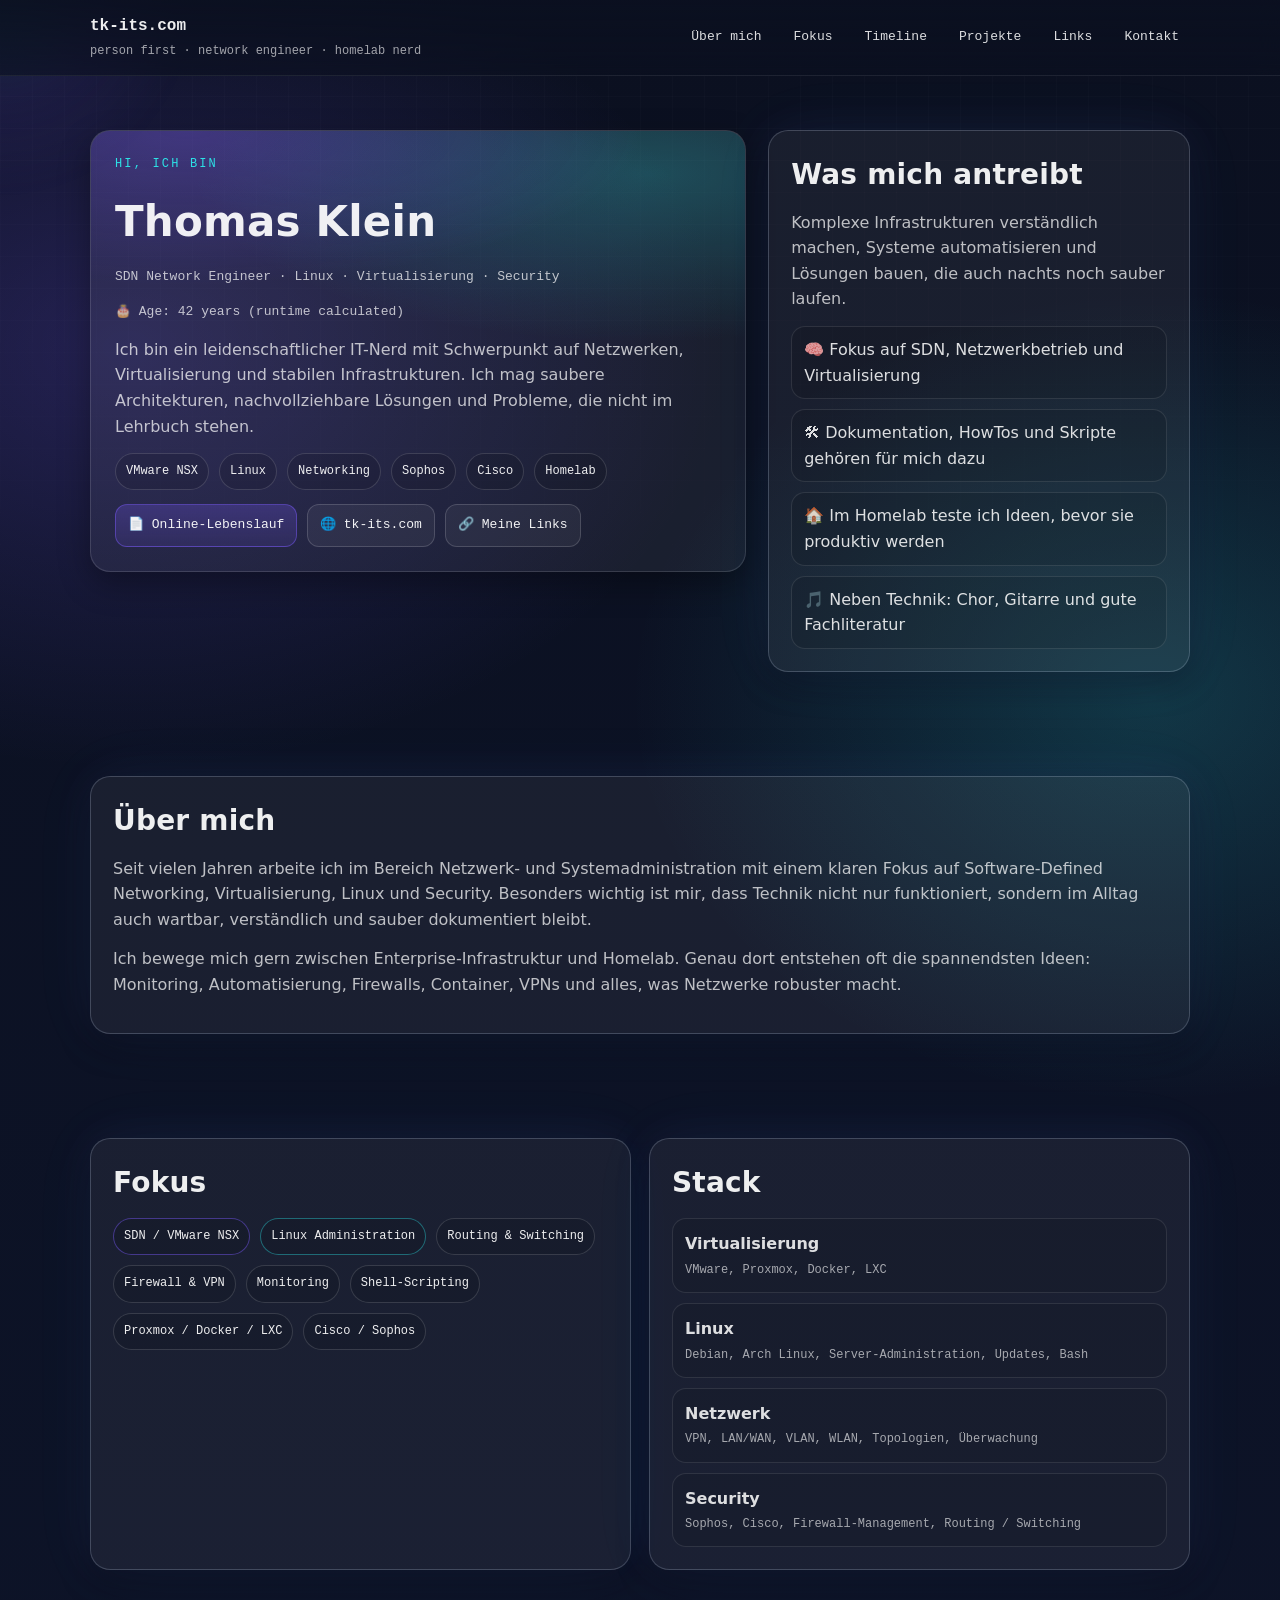
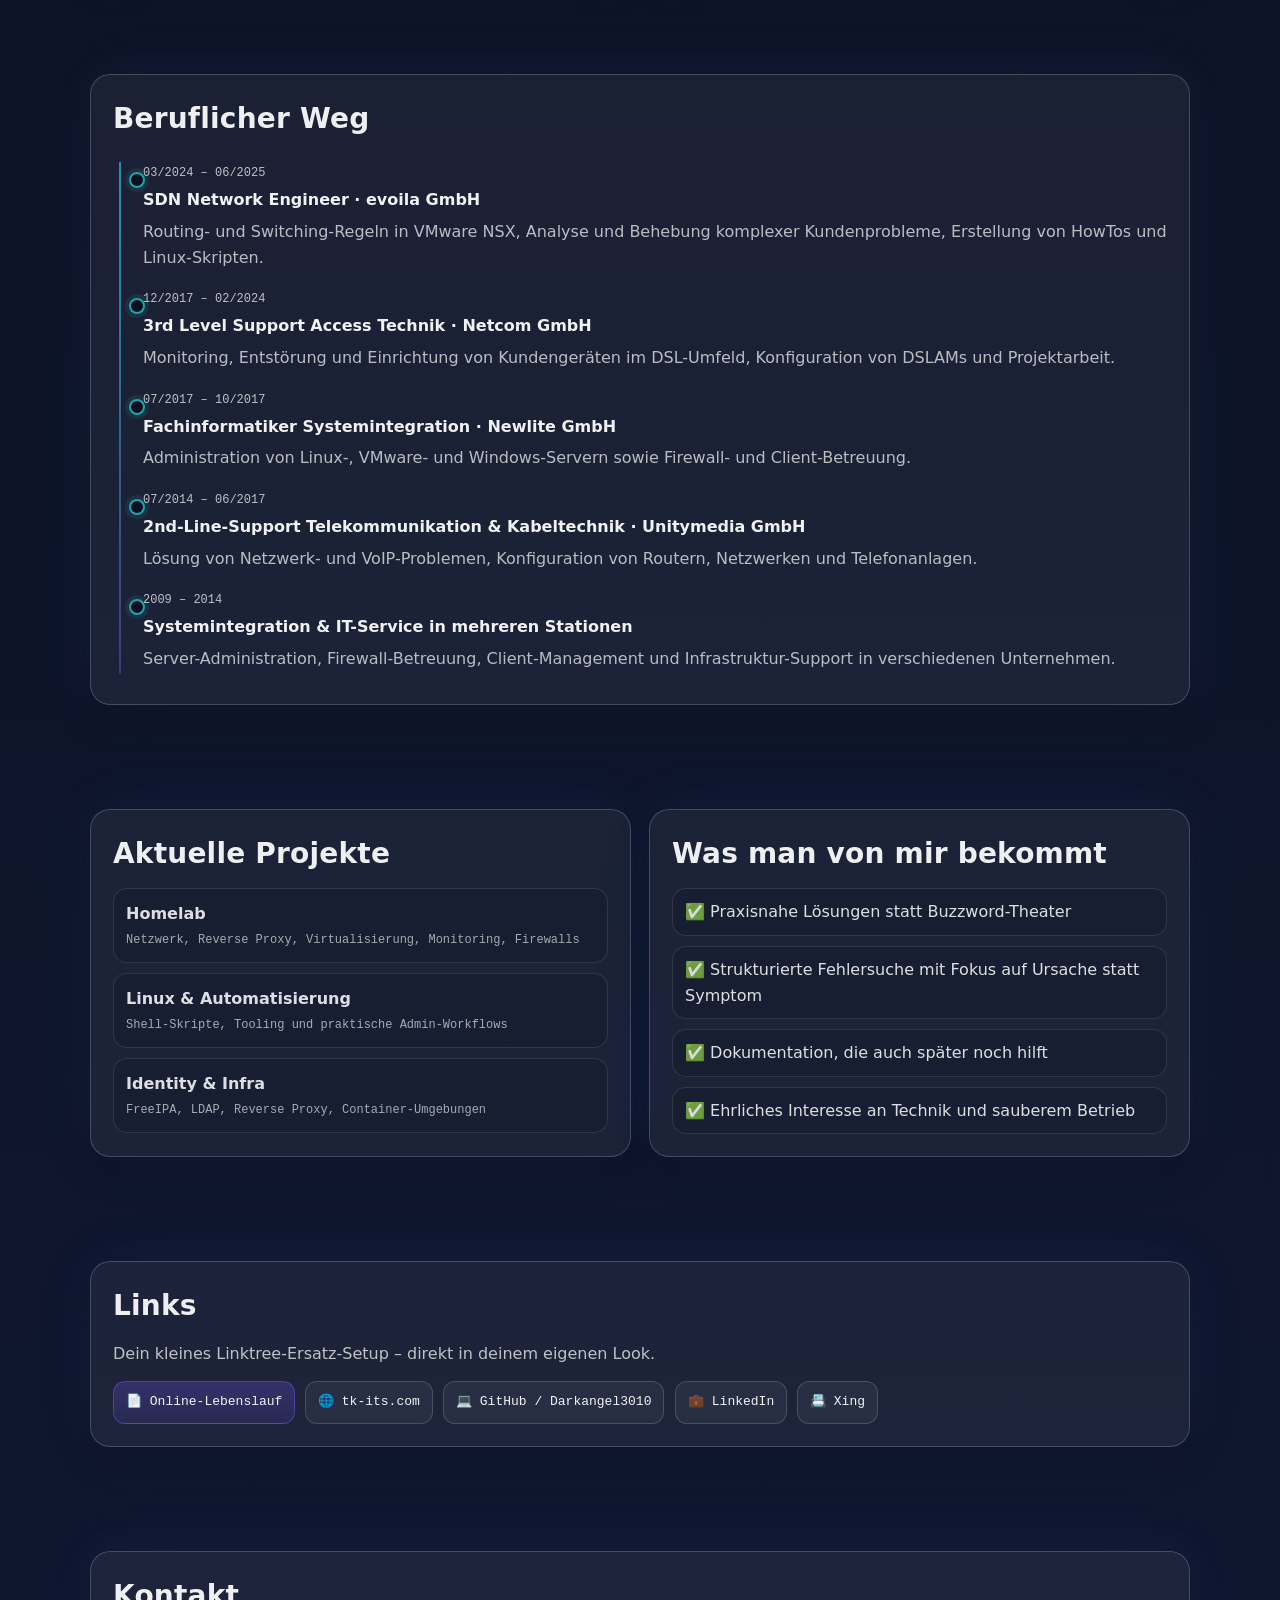
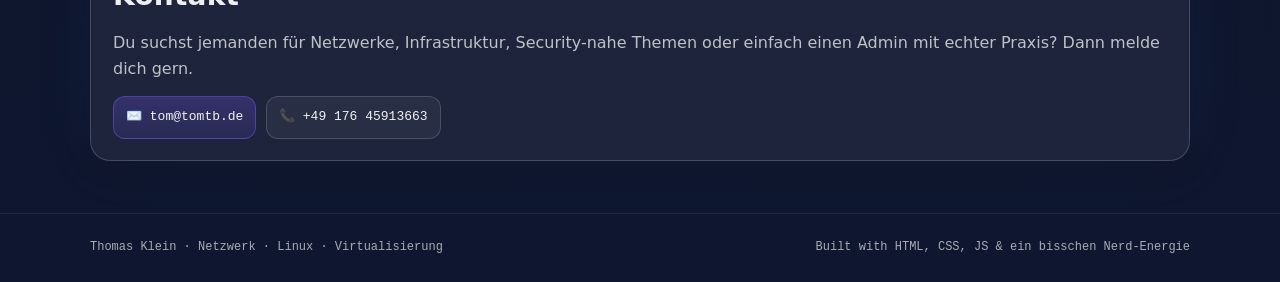
<file: index.html>
<!DOCTYPE html>
<html lang="de">
<head>
  <meta charset="UTF-8">
  <meta name="viewport" content="width=device-width, initial-scale=1.0">
  <meta name="description" content="Thomas Klein – SDN Network Engineer, Linux, Virtualisierung, Security, Homelab.">
  <title>Thomas Klein // tk-its</title>
  <link rel="stylesheet" href="styles.css">
</head>
<body>
  <div class="bg-grid" aria-hidden="true"></div>
  <div class="cursor-glow" aria-hidden="true"></div>

  <header>
    <div class="container header-inner">
      <div class="brand">
        <div class="title">tk-its.com</div>
        <div class="subtitle">person first · network engineer · homelab nerd</div>
      </div>
      <nav>
        <a href="#about">Über mich</a>
        <a href="#focus">Fokus</a>
        <a href="#timeline">Timeline</a>
        <a href="#projects">Projekte</a>
        <a href="#links">Links</a>
        <a href="#contact">Kontakt</a>
      </nav>
    </div>
  </header>

  <main>
    <section class="hero">
      <div class="container hero-grid">
        <div class="card hero-card panel-glow">
          <p class="eyebrow">Hi, ich bin</p>
          <h1>Thomas Klein</h1>
          <p class="small">SDN Network Engineer · Linux · Virtualisierung · Security</p>
          <p class="small">🎂 Age: <span id="age"></span> years (runtime calculated)</p>
          <p>
            Ich bin ein leidenschaftlicher IT-Nerd mit Schwerpunkt auf Netzwerken,
            Virtualisierung und stabilen Infrastrukturen. Ich mag saubere Architekturen,
            nachvollziehbare Lösungen und Probleme, die nicht im Lehrbuch stehen.
          </p>
          <div class="badges">
            <span class="badge">VMware NSX</span>
            <span class="badge">Linux</span>
            <span class="badge">Networking</span>
            <span class="badge">Sophos</span>
            <span class="badge">Cisco</span>
            <span class="badge">Homelab</span>
          </div>
          <div class="cta-row">
            <a class="btn primary magnetic" href="cv.html">📄 Online-Lebenslauf</a>
            <a class="btn magnetic" href="https://tk-its.com" target="_blank" rel="noopener noreferrer">🌐 tk-its.com</a>
            <a class="btn magnetic" href="#links">🔗 Meine Links</a>
          </div>
        </div>

        <div class="card block side-panel panel-glow">
          <h2>Was mich antreibt</h2>
          <p>
            Komplexe Infrastrukturen verständlich machen, Systeme automatisieren und
            Lösungen bauen, die auch nachts noch sauber laufen.
          </p>
          <ul class="list compact">
            <li>🧠 Fokus auf SDN, Netzwerkbetrieb und Virtualisierung</li>
            <li>🛠 Dokumentation, HowTos und Skripte gehören für mich dazu</li>
            <li>🏠 Im Homelab teste ich Ideen, bevor sie produktiv werden</li>
            <li>🎵 Neben Technik: Chor, Gitarre und gute Fachliteratur</li>
          </ul>
        </div>
      </div>
    </section>

    <section id="about">
      <div class="container">
        <div class="card block panel-glow reveal">
          <h2>Über mich</h2>
          <p>
            Seit vielen Jahren arbeite ich im Bereich Netzwerk- und Systemadministration
            mit einem klaren Fokus auf Software-Defined Networking, Virtualisierung,
            Linux und Security. Besonders wichtig ist mir, dass Technik nicht nur
            funktioniert, sondern im Alltag auch wartbar, verständlich und sauber dokumentiert bleibt.
          </p>
          <p>
            Ich bewege mich gern zwischen Enterprise-Infrastruktur und Homelab. Genau dort
            entstehen oft die spannendsten Ideen: Monitoring, Automatisierung, Firewalls,
            Container, VPNs und alles, was Netzwerke robuster macht.
          </p>
        </div>
      </div>
    </section>

    <section id="focus">
      <div class="container grid-2">
        <div class="card block panel-glow reveal">
          <h2>Fokus</h2>
          <div class="chips">
            <span class="chip violet">SDN / VMware NSX</span>
            <span class="chip accent">Linux Administration</span>
            <span class="chip">Routing & Switching</span>
            <span class="chip">Firewall & VPN</span>
            <span class="chip">Monitoring</span>
            <span class="chip">Shell-Scripting</span>
            <span class="chip">Proxmox / Docker / LXC</span>
            <span class="chip">Cisco / Sophos</span>
          </div>
        </div>

        <div class="card block panel-glow reveal">
          <h2>Stack</h2>
          <ul class="list">
            <li><strong>Virtualisierung</strong><span class="hint">VMware, Proxmox, Docker, LXC</span></li>
            <li><strong>Linux</strong><span class="hint">Debian, Arch Linux, Server-Administration, Updates, Bash</span></li>
            <li><strong>Netzwerk</strong><span class="hint">VPN, LAN/WAN, VLAN, WLAN, Topologien, Überwachung</span></li>
            <li><strong>Security</strong><span class="hint">Sophos, Cisco, Firewall-Management, Routing / Switching</span></li>
          </ul>
        </div>
      </div>
    </section>

    <section id="timeline">
      <div class="container">
        <div class="card block panel-glow reveal">
          <h2>Beruflicher Weg</h2>
          <div class="timeline">
            <div class="titem">
              <div class="twhen">03/2024 – 06/2025</div>
              <div class="twhat">SDN Network Engineer · evoila GmbH</div>
              <div class="tdesc">Routing- und Switching-Regeln in VMware NSX, Analyse und Behebung komplexer Kundenprobleme, Erstellung von HowTos und Linux-Skripten.</div>
            </div>
            <div class="titem">
              <div class="twhen">12/2017 – 02/2024</div>
              <div class="twhat">3rd Level Support Access Technik · Netcom GmbH</div>
              <div class="tdesc">Monitoring, Entstörung und Einrichtung von Kundengeräten im DSL-Umfeld, Konfiguration von DSLAMs und Projektarbeit.</div>
            </div>
            <div class="titem">
              <div class="twhen">07/2017 – 10/2017</div>
              <div class="twhat">Fachinformatiker Systemintegration · Newlite GmbH</div>
              <div class="tdesc">Administration von Linux-, VMware- und Windows-Servern sowie Firewall- und Client-Betreuung.</div>
            </div>
            <div class="titem">
              <div class="twhen">07/2014 – 06/2017</div>
              <div class="twhat">2nd-Line-Support Telekommunikation & Kabeltechnik · Unitymedia GmbH</div>
              <div class="tdesc">Lösung von Netzwerk- und VoIP-Problemen, Konfiguration von Routern, Netzwerken und Telefonanlagen.</div>
            </div>
            <div class="titem">
              <div class="twhen">2009 – 2014</div>
              <div class="twhat">Systemintegration & IT-Service in mehreren Stationen</div>
              <div class="tdesc">Server-Administration, Firewall-Betreuung, Client-Management und Infrastruktur-Support in verschiedenen Unternehmen.</div>
            </div>
          </div>
        </div>
      </div>
    </section>

    <section id="projects">
      <div class="container grid-2">
        <div class="card block panel-glow reveal">
          <h2>Aktuelle Projekte</h2>
          <ul class="list">
            <li><strong>Homelab</strong><span class="hint">Netzwerk, Reverse Proxy, Virtualisierung, Monitoring, Firewalls</span></li>
            <li><strong>Linux & Automatisierung</strong><span class="hint">Shell-Skripte, Tooling und praktische Admin-Workflows</span></li>
            <li><strong>Identity & Infra</strong><span class="hint">FreeIPA, LDAP, Reverse Proxy, Container-Umgebungen</span></li>
          </ul>
        </div>
        <div class="card block panel-glow reveal">
          <h2>Was man von mir bekommt</h2>
          <ul class="list compact">
            <li>✅ Praxisnahe Lösungen statt Buzzword-Theater</li>
            <li>✅ Strukturierte Fehlersuche mit Fokus auf Ursache statt Symptom</li>
            <li>✅ Dokumentation, die auch später noch hilft</li>
            <li>✅ Ehrliches Interesse an Technik und sauberem Betrieb</li>
          </ul>
        </div>
      </div>
    </section>

    <section id="links">
      <div class="container">
        <div class="card block panel-glow reveal">
          <h2>Links</h2>
          <p>Dein kleines Linktree-Ersatz-Setup – direkt in deinem eigenen Look.</p>
          <div class="cta-row wrap link-grid">
            <a class="btn primary magnetic" href="cv.html">📄 Online-Lebenslauf</a>
            <a class="btn magnetic" href="https://tk-its.com" target="_blank" rel="noopener noreferrer">🌐 tk-its.com</a>
            <a class="btn magnetic" href="https://github.com/Darkangel3010" target="_blank" rel="noopener noreferrer">💻 GitHub / Darkangel3010</a>
            <a class="btn magnetic" href="https://www.linkedin.com/in/thomas-klein-b24746160" target="_blank" rel="noopener noreferrer">💼 LinkedIn</a>
            <a class="btn magnetic" href="https://www.xing.com/profile/Thomas_Klein224" target="_blank" rel="noopener noreferrer">📇 Xing</a>
          </div>
        </div>
      </div>
    </section>

    <section id="contact">
      <div class="container">
        <div class="card block panel-glow reveal">
          <h2>Kontakt</h2>
          <p>
            Du suchst jemanden für Netzwerke, Infrastruktur, Security-nahe Themen oder
            einfach einen Admin mit echter Praxis? Dann melde dich gern.
          </p>
          <div class="cta-row wrap">
            <a class="btn primary magnetic" href="mailto:tom@tomtb.de">✉️ tom@tomtb.de</a>
            <a class="btn magnetic" href="tel:+4917645913663">📞 +49 176 45913663</a>
          </div>
        </div>
      </div>
    </section>
  </main>

  <footer>
    <div class="container footer-inner">
      <span>Thomas Klein · Netzwerk · Linux · Virtualisierung</span>
      <span>Built with HTML, CSS, JS & ein bisschen Nerd-Energie</span>
    </div>
  </footer>

  <script src="script.js"></script>
</body>
</html>
</file>
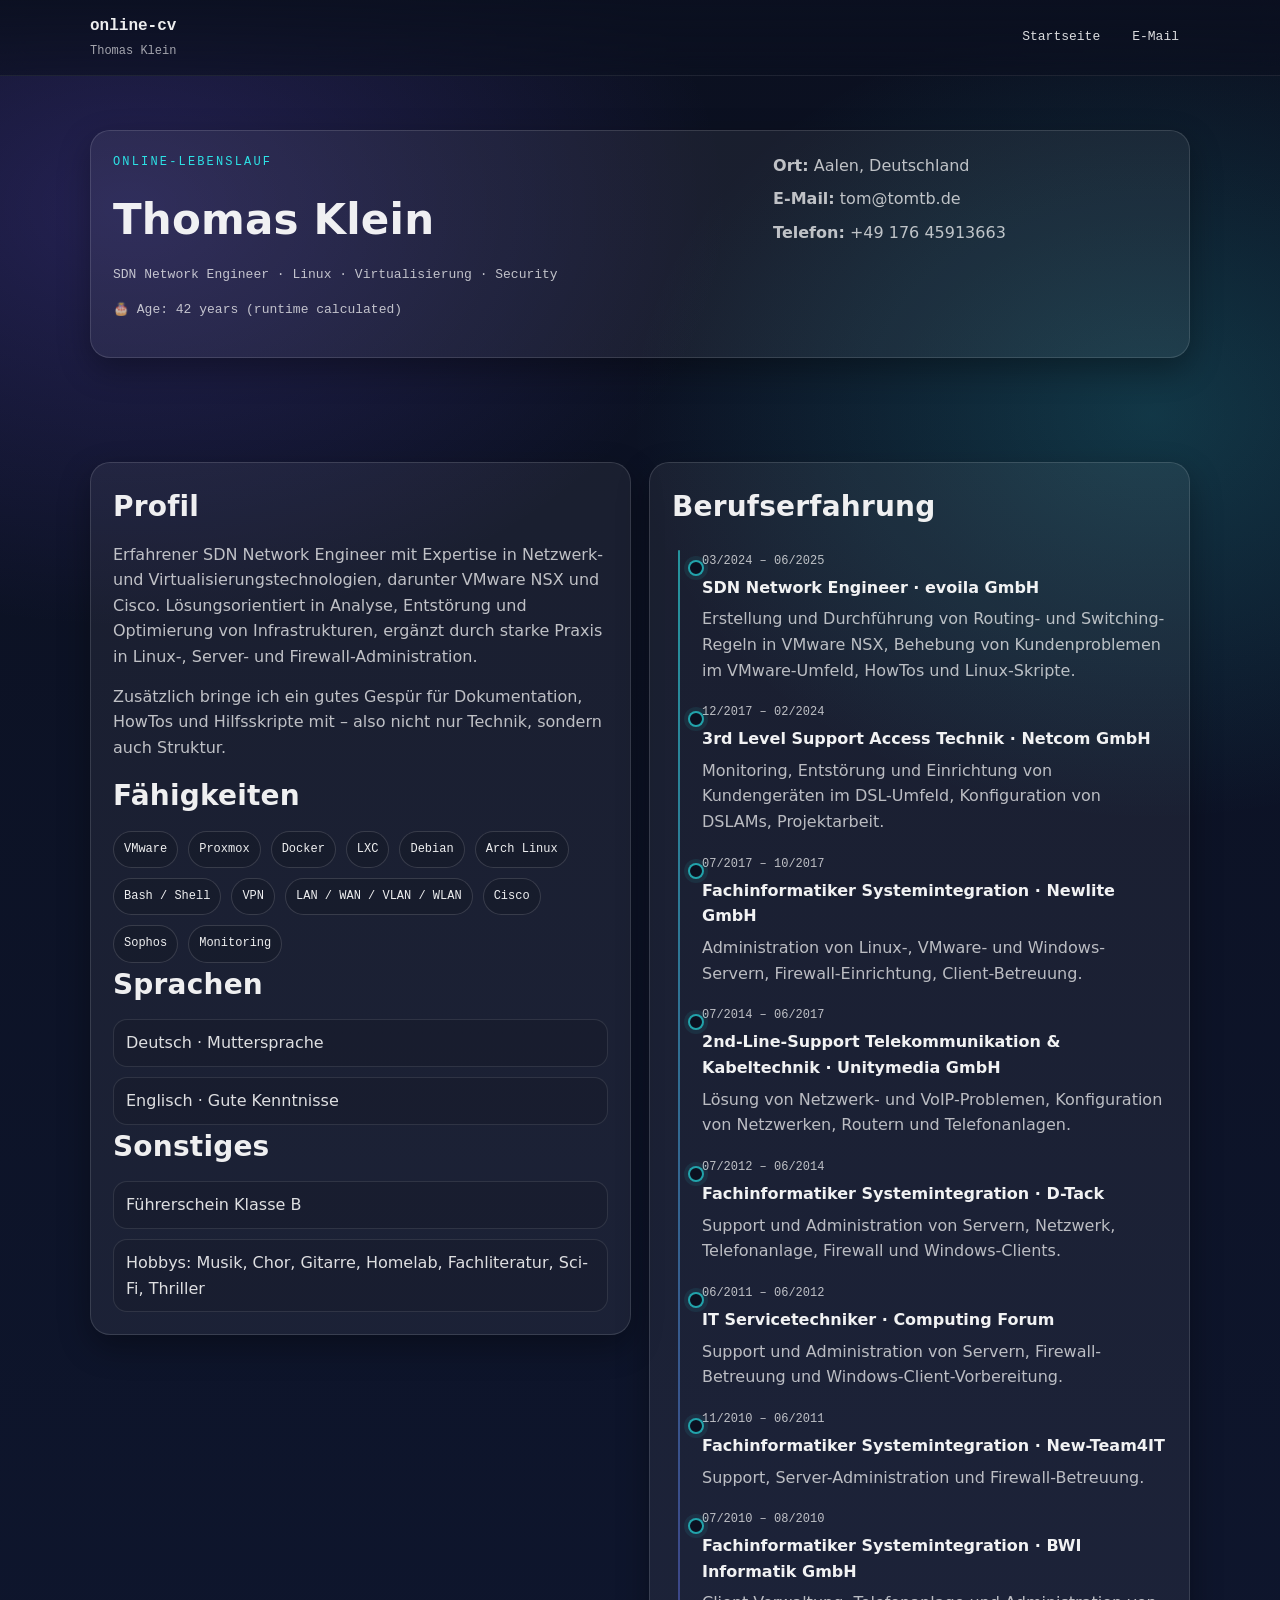
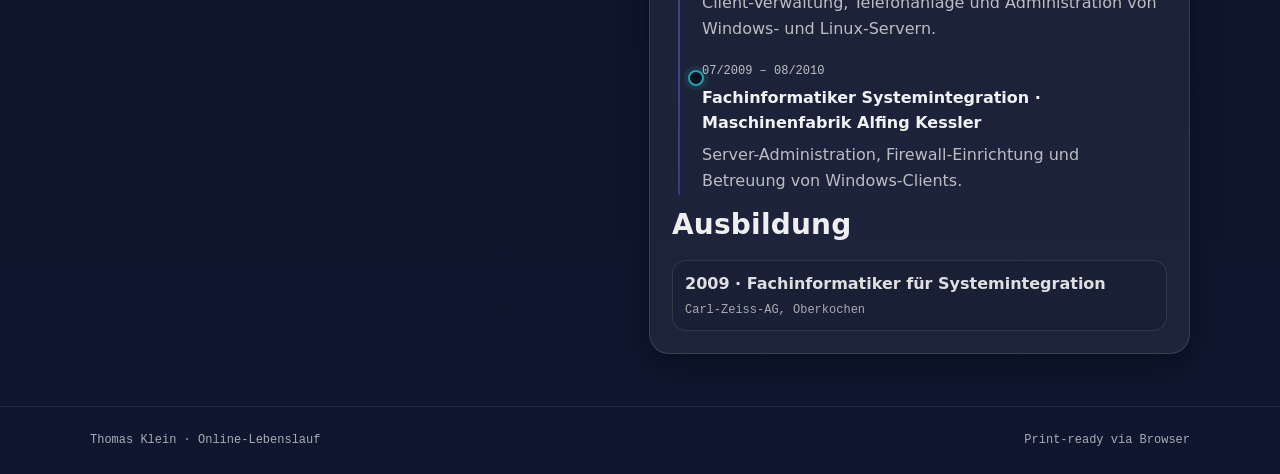
<file: cv.html>
<!DOCTYPE html>
<html lang="de">
<head>
  <meta charset="UTF-8">
  <meta name="viewport" content="width=device-width, initial-scale=1.0">
  <meta name="description" content="Online-Lebenslauf von Thomas Klein.">
  <title>Thomas Klein // Online-Lebenslauf</title>
  <link rel="stylesheet" href="styles.css">
</head>
<body class="cv-page">
  <header>
    <div class="container header-inner">
      <div class="brand">
        <div class="title">online-cv</div>
        <div class="subtitle">Thomas Klein</div>
      </div>
      <nav>
        <a href="index.html">Startseite</a>
        <a href="mailto:tom@tomtb.de">E-Mail</a>
      </nav>
    </div>
  </header>

  <main>
    <section class="hero cv-hero">
      <div class="container">
        <div class="card block cv-header">
          <div>
            <p class="eyebrow">Online-Lebenslauf</p>
            <h1>Thomas Klein</h1>
            <p class="small">SDN Network Engineer · Linux · Virtualisierung · Security</p>
            <p class="small">🎂 Age: <span id="age"></span> years (runtime calculated)</p>
          </div>
          <div class="cv-contact">
            <p><strong>Ort:</strong> Aalen, Deutschland</p>
            <p><strong>E-Mail:</strong> <a href="mailto:tom@tomtb.de">tom@tomtb.de</a></p>
            <p><strong>Telefon:</strong> <a href="tel:+4917645913663">+49 176 45913663</a></p>
          </div>
        </div>
      </div>
    </section>

    <section>
      <div class="container grid-2 cv-grid">
        <div class="card block">
          <h2>Profil</h2>
          <p>
            Erfahrener SDN Network Engineer mit Expertise in Netzwerk- und
            Virtualisierungstechnologien, darunter VMware NSX und Cisco.
            Lösungsorientiert in Analyse, Entstörung und Optimierung von Infrastrukturen,
            ergänzt durch starke Praxis in Linux-, Server- und Firewall-Administration.
          </p>
          <p>
            Zusätzlich bringe ich ein gutes Gespür für Dokumentation, HowTos und
            Hilfsskripte mit – also nicht nur Technik, sondern auch Struktur.
          </p>

          <h2>Fähigkeiten</h2>
          <div class="chips">
            <span class="chip">VMware</span>
            <span class="chip">Proxmox</span>
            <span class="chip">Docker</span>
            <span class="chip">LXC</span>
            <span class="chip">Debian</span>
            <span class="chip">Arch Linux</span>
            <span class="chip">Bash / Shell</span>
            <span class="chip">VPN</span>
            <span class="chip">LAN / WAN / VLAN / WLAN</span>
            <span class="chip">Cisco</span>
            <span class="chip">Sophos</span>
            <span class="chip">Monitoring</span>
          </div>

          <h2>Sprachen</h2>
          <ul class="list compact">
            <li>Deutsch · Muttersprache</li>
            <li>Englisch · Gute Kenntnisse</li>
          </ul>

          <h2>Sonstiges</h2>
          <ul class="list compact">
            <li>Führerschein Klasse B</li>
            <li>Hobbys: Musik, Chor, Gitarre, Homelab, Fachliteratur, Sci-Fi, Thriller</li>
          </ul>
        </div>

        <div class="card block">
          <h2>Berufserfahrung</h2>
          <div class="timeline">
            <div class="titem">
              <div class="twhen">03/2024 – 06/2025</div>
              <div class="twhat">SDN Network Engineer · evoila GmbH</div>
              <div class="tdesc">Erstellung und Durchführung von Routing- und Switching-Regeln in VMware NSX, Behebung von Kundenproblemen im VMware-Umfeld, HowTos und Linux-Skripte.</div>
            </div>
            <div class="titem">
              <div class="twhen">12/2017 – 02/2024</div>
              <div class="twhat">3rd Level Support Access Technik · Netcom GmbH</div>
              <div class="tdesc">Monitoring, Entstörung und Einrichtung von Kundengeräten im DSL-Umfeld, Konfiguration von DSLAMs, Projektarbeit.</div>
            </div>
            <div class="titem">
              <div class="twhen">07/2017 – 10/2017</div>
              <div class="twhat">Fachinformatiker Systemintegration · Newlite GmbH</div>
              <div class="tdesc">Administration von Linux-, VMware- und Windows-Servern, Firewall-Einrichtung, Client-Betreuung.</div>
            </div>
            <div class="titem">
              <div class="twhen">07/2014 – 06/2017</div>
              <div class="twhat">2nd-Line-Support Telekommunikation & Kabeltechnik · Unitymedia GmbH</div>
              <div class="tdesc">Lösung von Netzwerk- und VoIP-Problemen, Konfiguration von Netzwerken, Routern und Telefonanlagen.</div>
            </div>
            <div class="titem">
              <div class="twhen">07/2012 – 06/2014</div>
              <div class="twhat">Fachinformatiker Systemintegration · D-Tack</div>
              <div class="tdesc">Support und Administration von Servern, Netzwerk, Telefonanlage, Firewall und Windows-Clients.</div>
            </div>
            <div class="titem">
              <div class="twhen">06/2011 – 06/2012</div>
              <div class="twhat">IT Servicetechniker · Computing Forum</div>
              <div class="tdesc">Support und Administration von Servern, Firewall-Betreuung und Windows-Client-Vorbereitung.</div>
            </div>
            <div class="titem">
              <div class="twhen">11/2010 – 06/2011</div>
              <div class="twhat">Fachinformatiker Systemintegration · New-Team4IT</div>
              <div class="tdesc">Support, Server-Administration und Firewall-Betreuung.</div>
            </div>
            <div class="titem">
              <div class="twhen">07/2010 – 08/2010</div>
              <div class="twhat">Fachinformatiker Systemintegration · BWI Informatik GmbH</div>
              <div class="tdesc">Client-Verwaltung, Telefonanlage und Administration von Windows- und Linux-Servern.</div>
            </div>
            <div class="titem">
              <div class="twhen">07/2009 – 08/2010</div>
              <div class="twhat">Fachinformatiker Systemintegration · Maschinenfabrik Alfing Kessler</div>
              <div class="tdesc">Server-Administration, Firewall-Einrichtung und Betreuung von Windows-Clients.</div>
            </div>
          </div>

          <h2>Ausbildung</h2>
          <ul class="list compact">
            <li><strong>2009 · Fachinformatiker für Systemintegration</strong><span class="hint">Carl-Zeiss-AG, Oberkochen</span></li>
          </ul>
        </div>
      </div>
    </section>
  </main>

  <footer>
    <div class="container footer-inner">
      <span>Thomas Klein · Online-Lebenslauf</span>
      <span>Print-ready via Browser</span>
    </div>
  </footer>

  <script src="script.js"></script>
</body>
</html>
</file>
<file: styles.css>
:root{
  --bg:#0b1020;
  --bg2:#0f1730;
  --card:rgba(255,255,255,.06);
  --border:rgba(255,255,255,.13);
  --text:rgba(255,255,255,.93);
  --muted:rgba(255,255,255,.72);
  --accent:#7c5cff;
  --accent2:#2de2e6;
  --accent3:#ff4fd8;
  --shadow:0 12px 32px rgba(0,0,0,.33);
  --radius:20px;
  --maxw:1100px;
  --mono:ui-monospace,SFMono-Regular,Menlo,Monaco,Consolas,"Liberation Mono","Courier New",monospace;
  --sans:ui-sans-serif,system-ui,-apple-system,Segoe UI,Roboto,Helvetica,Arial,sans-serif;
}

*{box-sizing:border-box}
html{scroll-behavior:smooth}
body{
  margin:0;
  font-family:var(--sans);
  line-height:1.6;
  color:var(--text);
  background:
    radial-gradient(1000px 700px at 10% 10%, rgba(124,92,255,.22), transparent 60%),
    radial-gradient(900px 700px at 90% 20%, rgba(45,226,230,.18), transparent 58%),
    linear-gradient(180deg,var(--bg),var(--bg2));
  overflow-x:hidden;
}

a{color:inherit;text-decoration:none}
a:hover{text-decoration:underline;text-decoration-color:rgba(255,255,255,.45)}
img{max-width:100%;display:block}

.bg-grid{
  position:fixed; inset:0; pointer-events:none; z-index:-2;
  background-image:
    linear-gradient(rgba(255,255,255,.04) 1px, transparent 1px),
    linear-gradient(90deg, rgba(255,255,255,.04) 1px, transparent 1px);
  background-size:32px 32px;
  mask-image:linear-gradient(180deg, rgba(0,0,0,.45), transparent 85%);
}
.cursor-glow{
  position:fixed; width:380px; height:380px; border-radius:50%; pointer-events:none; z-index:-1;
  background:radial-gradient(circle, rgba(45,226,230,.12), rgba(124,92,255,.08) 35%, transparent 70%);
  transform:translate(-50%, -50%);
  filter:blur(14px);
}

.container{width:min(var(--maxw),calc(100% - 40px));margin:0 auto}
section{padding:52px 0}

h1,h2,h3{margin:0 0 12px;letter-spacing:.2px}
h1{font-size:clamp(30px,4vw,42px);font-weight:800}
h2{font-size:clamp(22px,3vw,28px);font-weight:750}
h3{font-size:16px}
p{margin:0 0 14px;color:var(--muted)}
.small{font-size:13px;color:var(--muted);font-family:var(--mono)}
.eyebrow{font-family:var(--mono);font-size:12px;text-transform:uppercase;letter-spacing:.18em;color:var(--accent2)}

header{
  position:sticky;top:0;z-index:30;
  backdrop-filter:blur(12px);
  background:linear-gradient(180deg,rgba(11,16,32,.9),rgba(11,16,32,.6));
  border-bottom:1px solid rgba(255,255,255,.08)
}
.header-inner{display:flex;justify-content:space-between;align-items:center;gap:20px;padding:14px 0}
.brand{display:flex;flex-direction:column;gap:2px}
.brand .title{font-family:var(--mono);font-weight:800}
.brand .subtitle{font-size:12px;font-family:var(--mono);color:rgba(255,255,255,.62)}
nav{display:flex;flex-wrap:wrap;gap:10px;justify-content:flex-end}
nav a{font-family:var(--mono);font-size:13px;padding:8px 10px;border-radius:999px;border:1px solid transparent;color:rgba(255,255,255,.86);transition:all .22s ease}
nav a:hover{border-color:rgba(255,255,255,.14);background:rgba(255,255,255,.04);text-decoration:none;transform:translateY(-1px)}

.hero{padding-top:54px}
.hero-grid{display:grid;grid-template-columns:1.4fr .9fr;gap:22px;align-items:start}
.card{background:var(--card);border:1px solid var(--border);border-radius:var(--radius);box-shadow:var(--shadow)}
.block{padding:22px}
.hero-card{padding:24px;position:relative;overflow:hidden}
.hero-card::before{
  content:"";position:absolute;inset:-2px;pointer-events:none;
  background:
    radial-gradient(700px 240px at 15% 0%, rgba(124,92,255,.32), transparent 65%),
    radial-gradient(700px 260px at 85% 10%, rgba(45,226,230,.24), transparent 65%);
}
.hero-card>*{position:relative}
.side-panel{min-height:100%}
.panel-glow{position:relative;isolation:isolate}
.panel-glow::after{
  content:"";position:absolute;inset:0;border-radius:inherit;pointer-events:none;z-index:-1;
  box-shadow:0 0 0 1px rgba(255,255,255,.05), 0 0 40px rgba(124,92,255,.08), 0 0 70px rgba(45,226,230,.05);
}

.badges,.chips,.cta-row{display:flex;flex-wrap:wrap;gap:10px}
.badges,.cta-row{margin-top:14px}
.badge,.chip{
  font-family:var(--mono);font-size:12px;padding:8px 10px;border-radius:999px;
  border:1px solid rgba(255,255,255,.14);background:rgba(0,0,0,.12)
}
.chip.accent{border-color:rgba(45,226,230,.4)}
.chip.violet{border-color:rgba(124,92,255,.45)}

.btn{
  display:inline-flex;align-items:center;gap:10px;
  font-family:var(--mono);font-size:13px;padding:10px 12px;
  border-radius:12px;border:1px solid rgba(255,255,255,.16);
  background:rgba(255,255,255,.05);color:rgba(255,255,255,.94);
  transition:transform .2s ease, background .2s ease, box-shadow .2s ease, border-color .2s ease;
  will-change:transform;
}
.btn:hover{background:rgba(255,255,255,.08);text-decoration:none;transform:translateY(-2px);box-shadow:0 8px 20px rgba(0,0,0,.25)}
.btn.primary{background:linear-gradient(180deg,rgba(124,92,255,.25),rgba(124,92,255,.12));border-color:rgba(124,92,255,.45)}
.btn.primary:hover{border-color:rgba(45,226,230,.48)}
.link-grid .btn{justify-content:center}

.grid-2{display:grid;grid-template-columns:1fr 1fr;gap:18px}
.list{list-style:none;padding:0;margin:10px 0 0;display:flex;flex-direction:column;gap:10px}
.list li{padding:12px 12px;border-radius:14px;border:1px solid rgba(255,255,255,.1);background:rgba(0,0,0,.1);color:rgba(255,255,255,.86)}
.list.compact li{padding:10px 12px}
.hint{display:block;margin-top:4px;font-size:12px;color:rgba(255,255,255,.62);font-family:var(--mono)}

.timeline{position:relative;padding-left:18px;margin-top:8px}
.timeline::before{content:"";position:absolute;left:6px;top:8px;bottom:8px;width:2px;background:linear-gradient(180deg, rgba(45,226,230,.6), rgba(124,92,255,.38));border-radius:2px}
.titem{position:relative;padding:10px 0 10px 12px}
.titem::before{content:"";position:absolute;left:-2px;top:18px;width:12px;height:12px;border-radius:999px;background:var(--bg);border:2px solid rgba(45,226,230,.7);box-shadow:0 0 0 4px rgba(45,226,230,.08)}
.twhen{font-family:var(--mono);font-size:12px;color:rgba(255,255,255,.72);margin-bottom:4px}
.twhat{font-weight:700;color:rgba(255,255,255,.94)}
.tdesc{margin-top:6px;color:rgba(255,255,255,.7)}

.cv-page .cv-header{display:grid;grid-template-columns:1.3fr .8fr;gap:20px;align-items:start}
.cv-contact p{margin-bottom:8px}
.cv-grid{align-items:start}

.reveal{opacity:0;transform:translateY(18px);transition:opacity .6s ease, transform .6s ease}
.reveal.is-visible{opacity:1;transform:none}

footer{border-top:1px solid rgba(255,255,255,.08);padding:24px 0;color:rgba(255,255,255,.64)}
.footer-inner{display:flex;justify-content:space-between;gap:10px;flex-wrap:wrap;font-family:var(--mono);font-size:12px}

@media (max-width: 900px){
  .hero-grid,.grid-2,.cv-page .cv-header{grid-template-columns:1fr}
  .cursor-glow{display:none}
}
@media (max-width: 620px){
  .header-inner{flex-direction:column;align-items:flex-start}
  nav{justify-content:flex-start}
}

@media (prefers-reduced-motion: reduce){
  html{scroll-behavior:auto}
  .btn, nav a, .reveal{transition:none}
  .cursor-glow{display:none}
}

@media print{
  header,.cta-row,.bg-grid,.cursor-glow{display:none!important}
  body{background:#fff!important;color:#111!important}
  .card{background:#fff!important;border:1px solid #ddd!important;box-shadow:none!important}
  p,.small,.tdesc,.hint,.brand .subtitle,footer{color:#333!important}
  a{color:#111!important;text-decoration:none!important}
}
</file>
